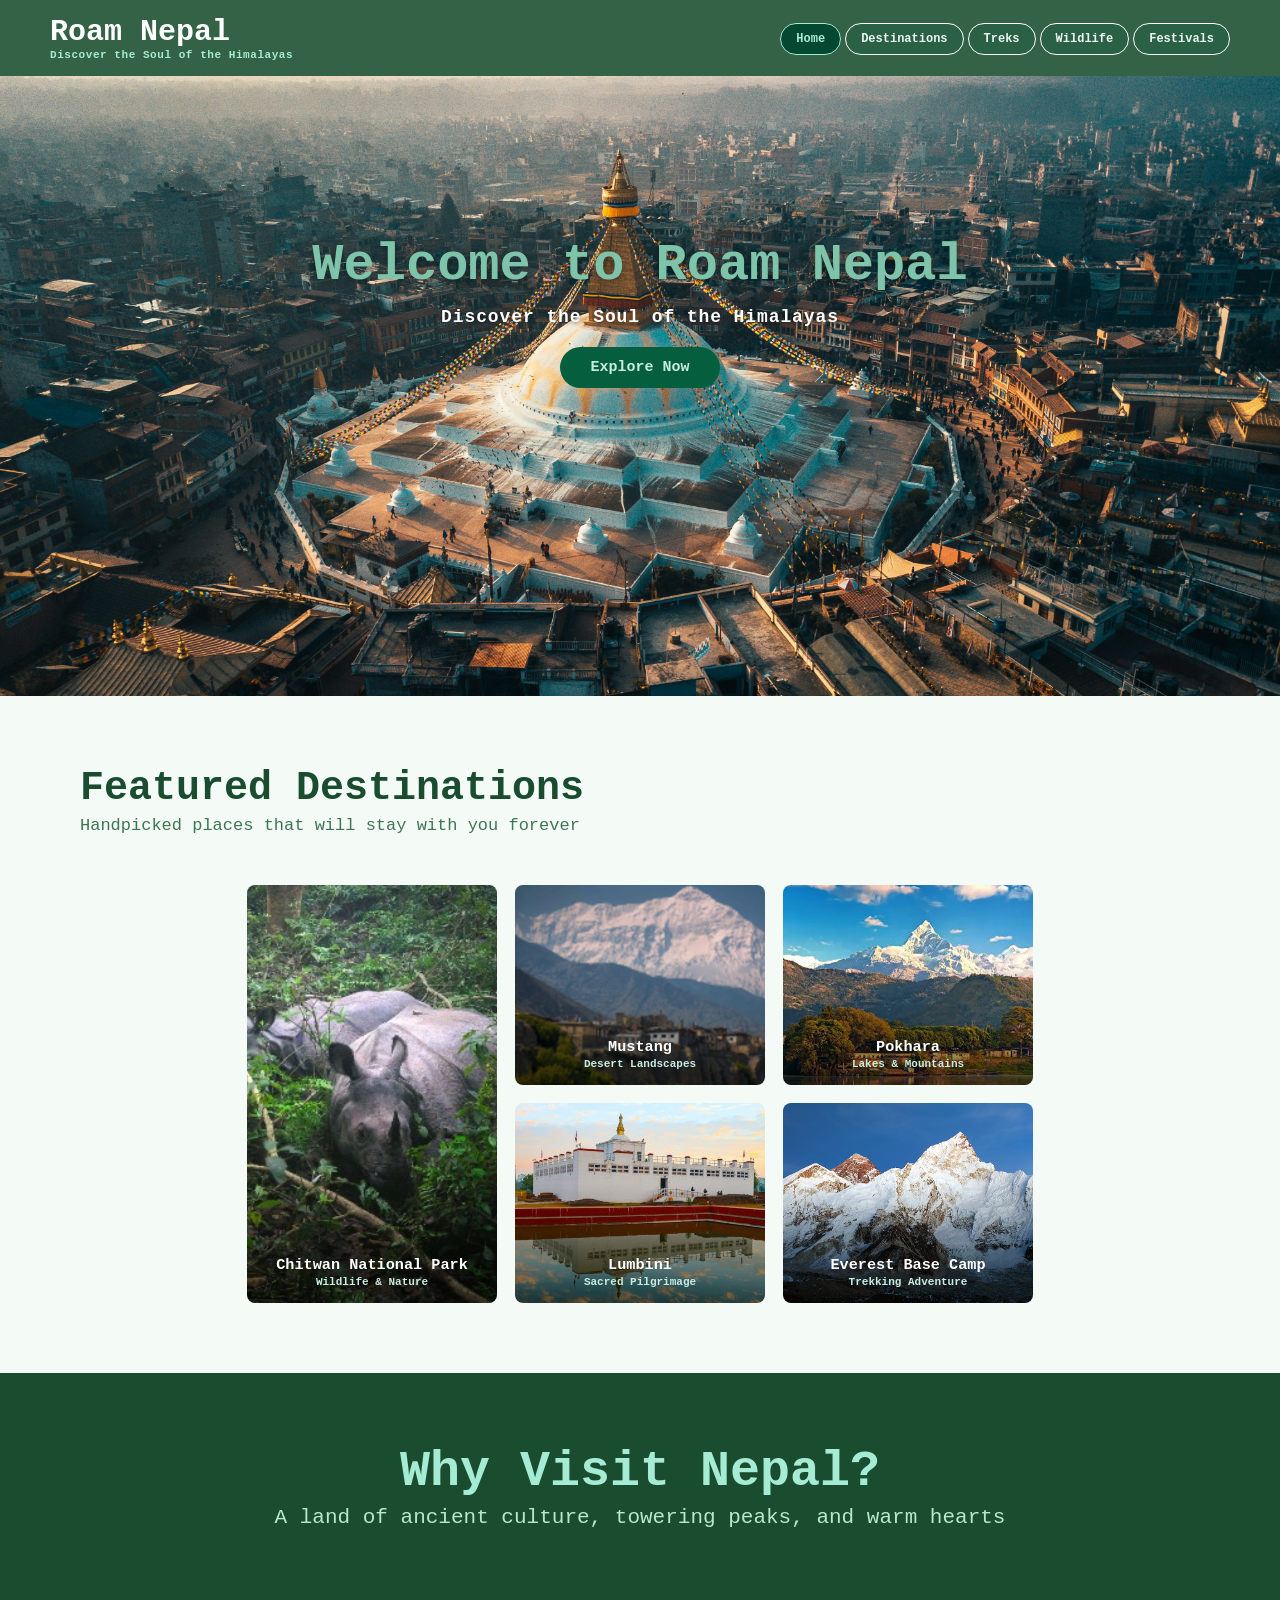
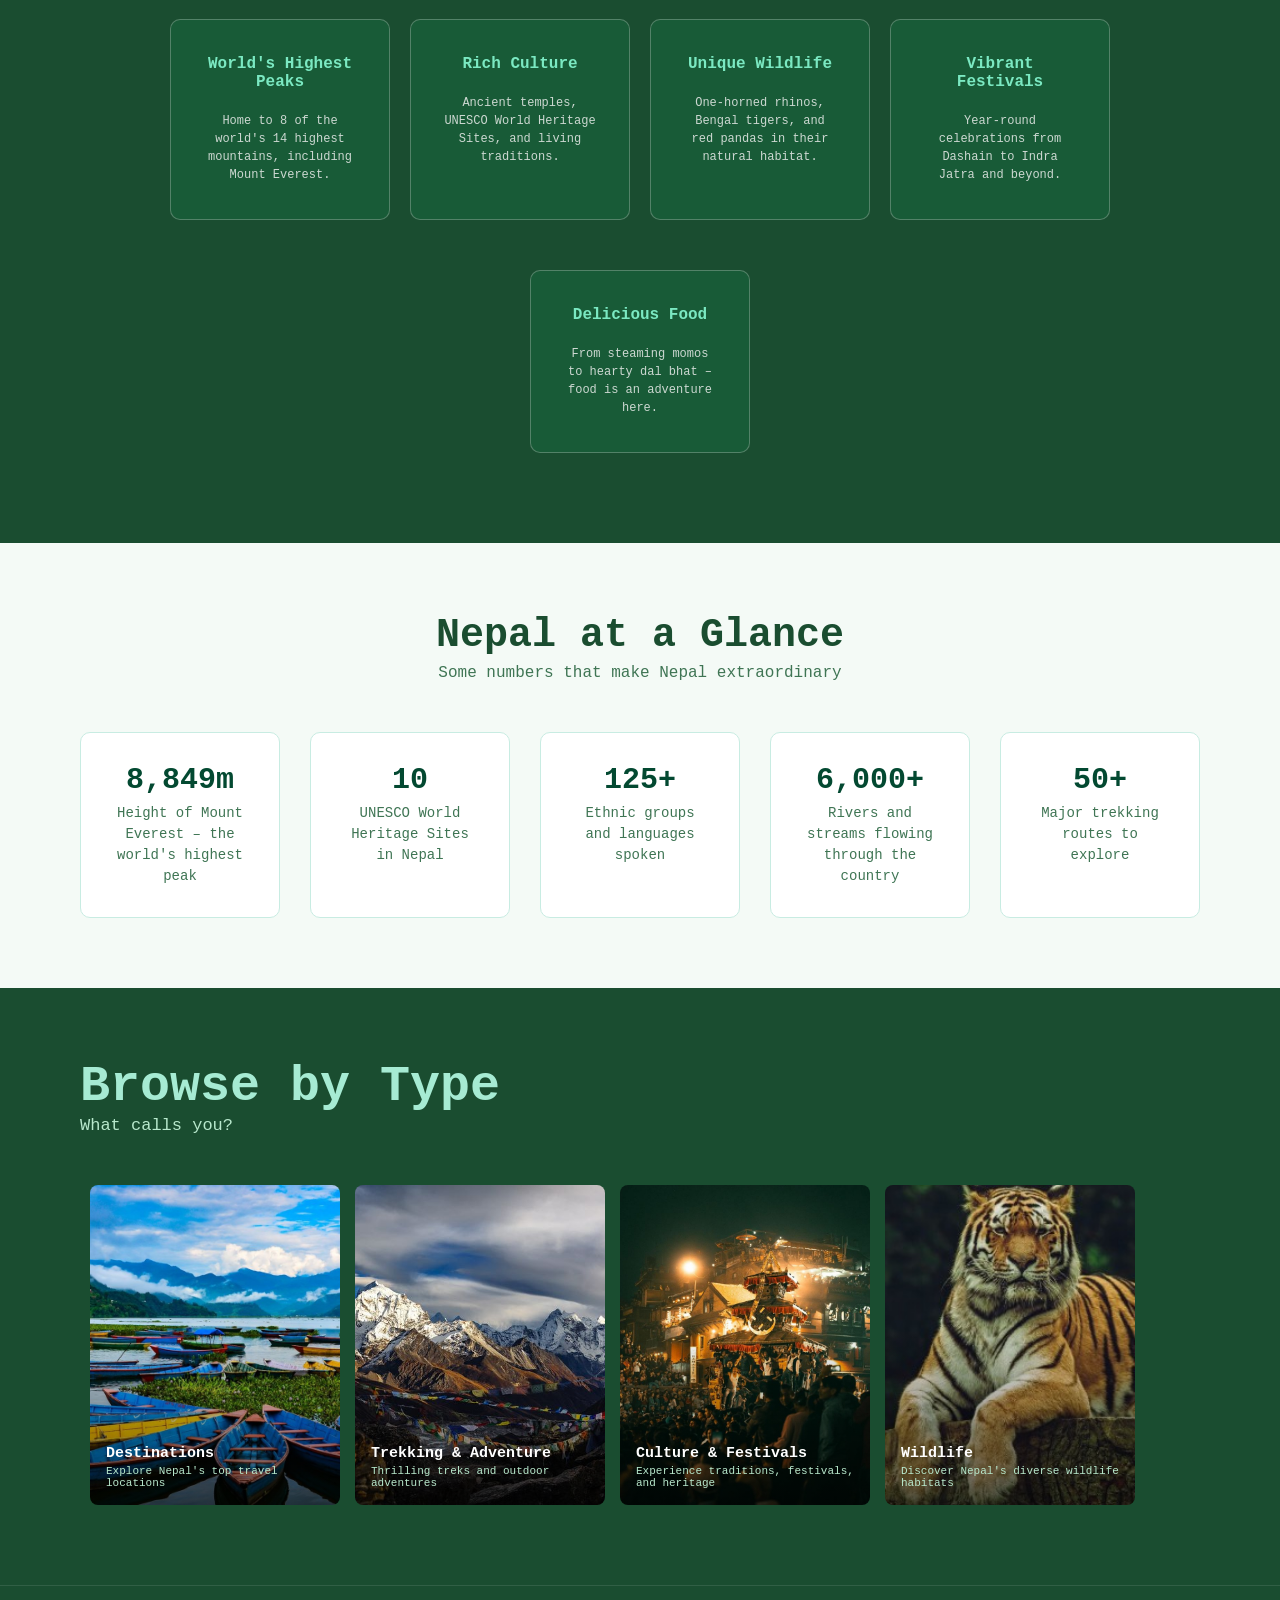
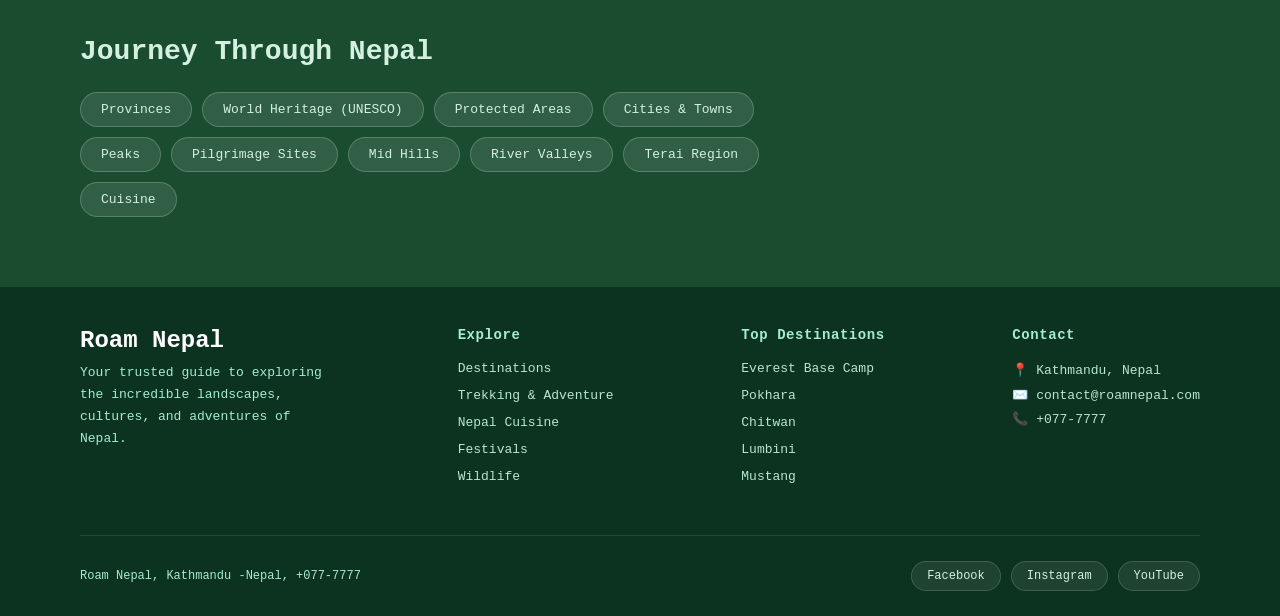
<file: index.html>
<!DOCTYPE html>
<html lang="en">

<head>
    <meta charset="UTF-8">
    <meta name="viewport" content="width=device-width, initial-scale=1.0">
    <title>Roam Nepal – Discover the Soul of the Himalayas</title>
    <link rel="stylesheet" href="style.css">
</head>

<body>

    <nav>
        <div class="nav_title">
            <h1 class="nav_title_name">Roam Nepal</h1>
            <p class="nav_title_description">Discover the Soul of the Himalayas</p>
        </div>
        <ul class="nav_links">
            <li><a href="index.html" class="active">Home</a></li>
            <li><a href="destinations.html">Destinations</a></li>
            <li><a href="treks.html">Treks</a></li>
            <li><a href="wildlife.html">Wildlife</a></li>
            <li><a href="festivals.html">Festivals</a></li>
        </ul>
    </nav>


    <section class="main_section">
        <div class="hero_section">
            <div class="hero_section_content">
                <h1 class="hero_section_title">Welcome to Roam Nepal</h1>
                <p class="hero_section_description">Discover the Soul of the Himalayas</p>
                <a href="destinations.html"><button class="explore_button">Explore Now</button></a>
            </div>
        </div>
    </section>


    <section class="featured_destinations_container">
        <div class="featured_destination_main_text">
            <h1>Featured Destinations</h1>
            <p>Handpicked places that will stay with you forever</p>
        </div>
        <div class="featured_destinations">
            <div class="featured_destinations_1">
                <div class="featured_destinations_text">
                    <h3>Chitwan National Park</h3>
                    <p>Wildlife & Nature</p>
                </div>
            </div>
            <div class="featured_destinations_2">
                <div class="featured_destinations_text">
                    <h3>Mustang</h3>
                    <p>Desert Landscapes</p>
                </div>
            </div>
            <div class="featured_destinations_3">
                <div class="featured_destinations_text">
                    <h3>Pokhara</h3>
                    <p>Lakes & Mountains</p>
                </div>
            </div>
            <div class="featured_destinations_4">
                <div class="featured_destinations_text">
                    <h3>Lumbini</h3>
                    <p>Sacred Pilgrimage</p>
                </div>
            </div>
            <div class="featured_destinations_5">
                <div class="featured_destinations_text">
                    <h3>Everest Base Camp</h3>
                    <p>Trekking Adventure</p>
                </div>
            </div>
        </div>
    </section>


    <section class="why_nepal_section">
        <h1>Why Visit Nepal?</h1>
        <p>A land of ancient culture, towering peaks, and warm hearts</p>
        <div class="why_cards">
            <div class="why_card">
                
                <h3>World's Highest Peaks</h3>
                <p>Home to 8 of the world's 14 highest mountains, including Mount Everest.</p>
            </div>
            <div class="why_card">
                
                <h3>Rich Culture</h3>
                <p>Ancient temples, UNESCO World Heritage Sites, and living traditions.</p>
            </div>
            <div class="why_card">
                
                <h3>Unique Wildlife</h3>
                <p>One-horned rhinos, Bengal tigers, and red pandas in their natural habitat.</p>
            </div>
            <div class="why_card">
                
                <h3>Vibrant Festivals</h3>
                <p>Year-round celebrations from Dashain to Indra Jatra and beyond.</p>
            </div>
            <div class="why_card">
                
                <h3>Delicious Food</h3>
                <p>From steaming momos to hearty dal bhat – food is an adventure here.</p>
            </div>
        </div>
    </section>

    <section class="nepal_facts_section">
        <h1>Nepal at a Glance</h1>
        <p>Some numbers that make Nepal extraordinary</p>
        <div class="facts_grid">
            <div class="fact_card">
                <div class="fact_number">8,849m</div>
                <div class="fact_label">Height of Mount Everest – the world's highest peak</div>
            </div>
            <div class="fact_card">
                <div class="fact_number">10</div>
                <div class="fact_label">UNESCO World Heritage Sites in Nepal</div>
            </div>
            <div class="fact_card">
                <div class="fact_number">125+</div>
                <div class="fact_label">Ethnic groups and languages spoken</div>
            </div>
            <div class="fact_card">
                <div class="fact_number">6,000+</div>
                <div class="fact_label">Rivers and streams flowing through the country</div>
            </div>
            <div class="fact_card">
                <div class="fact_number">50+</div>
                <div class="fact_label">Major trekking routes to explore</div>
            </div>
        </div>
    </section>


    <section class="explore_main_container">
        <div class="explore_main_text">
            <h1>Browse by Type</h1>
            <p>What calls you?</p>
        </div>
        <div class="categories">
            <a href="destinations.html" class="category_1">
                <div class="category_text">
                    <h3>Destinations</h3>
                    <p>Explore Nepal's top travel locations</p>
                </div>
            </a>
            <a href="treks.html" class="category_2">

                <div class="category_text">
                    <h3>Trekking & Adventure</h3>
                    <p>Thrilling treks and outdoor adventures</p>
                </div>


            </a>
            <a href="festivals.html" class="category_3">


                <div class="category_text">
                    <h3>Culture & Festivals</h3>
                    <p>Experience traditions, festivals, and heritage</p>
                </div>

            </a>
            <a href="wildlife.html" class="category_4">
                <div class="category_text">
                    <h3>Wildlife</h3>
                    <p>Discover Nepal's diverse wildlife habitats</p>
                </div>

            </a>
        </div>
    </section>


    <section class="journey_section">
        <h2>Journey Through Nepal</h2>
        <div class="journey_buttons">
            <button class="journey_btn">Provinces</button>
            <button class="journey_btn">World Heritage (UNESCO)</button>
            <button class="journey_btn">Protected Areas</button>
            <button class="journey_btn">Cities & Towns</button>
            <button class="journey_btn">Peaks</button>
            <button class="journey_btn">Pilgrimage Sites</button>
            <button class="journey_btn">Mid Hills</button>
            <button class="journey_btn">River Valleys</button>
            <button class="journey_btn">Terai Region</button>
            <button class="journey_btn" onclick="window.location.href='cuisine.html'">Cuisine</button>
        </div>
    </section>





    <footer>
        <div class="footer_top">
            <div class="footer_title">
                <h2>Roam Nepal</h2>
                <p>Your trusted guide to exploring the incredible landscapes, cultures, and adventures of Nepal.</p>
            </div>
            <div class="footer_col">
                <h4>Explore</h4>
                <ul>
                    <li><a href="destinations.html">Destinations</a></li>
                    <li><a href="treks.html">Trekking & Adventure</a></li>
                    <li><a href="cuisine.html">Nepal Cuisine</a></li>
                    <li><a href="festivals.html">Festivals</a></li>
                    <li><a href="wildlife.html">Wildlife</a></li>
                </ul>
            </div>
            <div class="footer_col">
                <h4>Top Destinations</h4>
                <ul>
                    <li><a href="#">Everest Base Camp</a></li>
                    <li><a href="#">Pokhara</a></li>
                    <li><a href="#">Chitwan</a></li>
                    <li><a href="#">Lumbini</a></li>
                    <li><a href="#">Mustang</a></li>
                </ul>
            </div>
            <div class="footer_col">
                <h4>Contact</h4>
                <p>📍 Kathmandu, Nepal<br>
                    ✉️ contact@roamnepal.com<br>
                    📞 +077-7777
                </p>
            </div>
        </div>
        <div class="footer_bottom">
            <p>Roam Nepal, Kathmandu -Nepal, +077-7777</p>
            <div class="footer_socials">
                <a href="#" class="social_btn">Facebook</a>
                <a href="#" class="social_btn">Instagram</a>
                <a href="#" class="social_btn">YouTube</a>
            </div>
        </div>
    </footer>

</body>

</html>
</file>
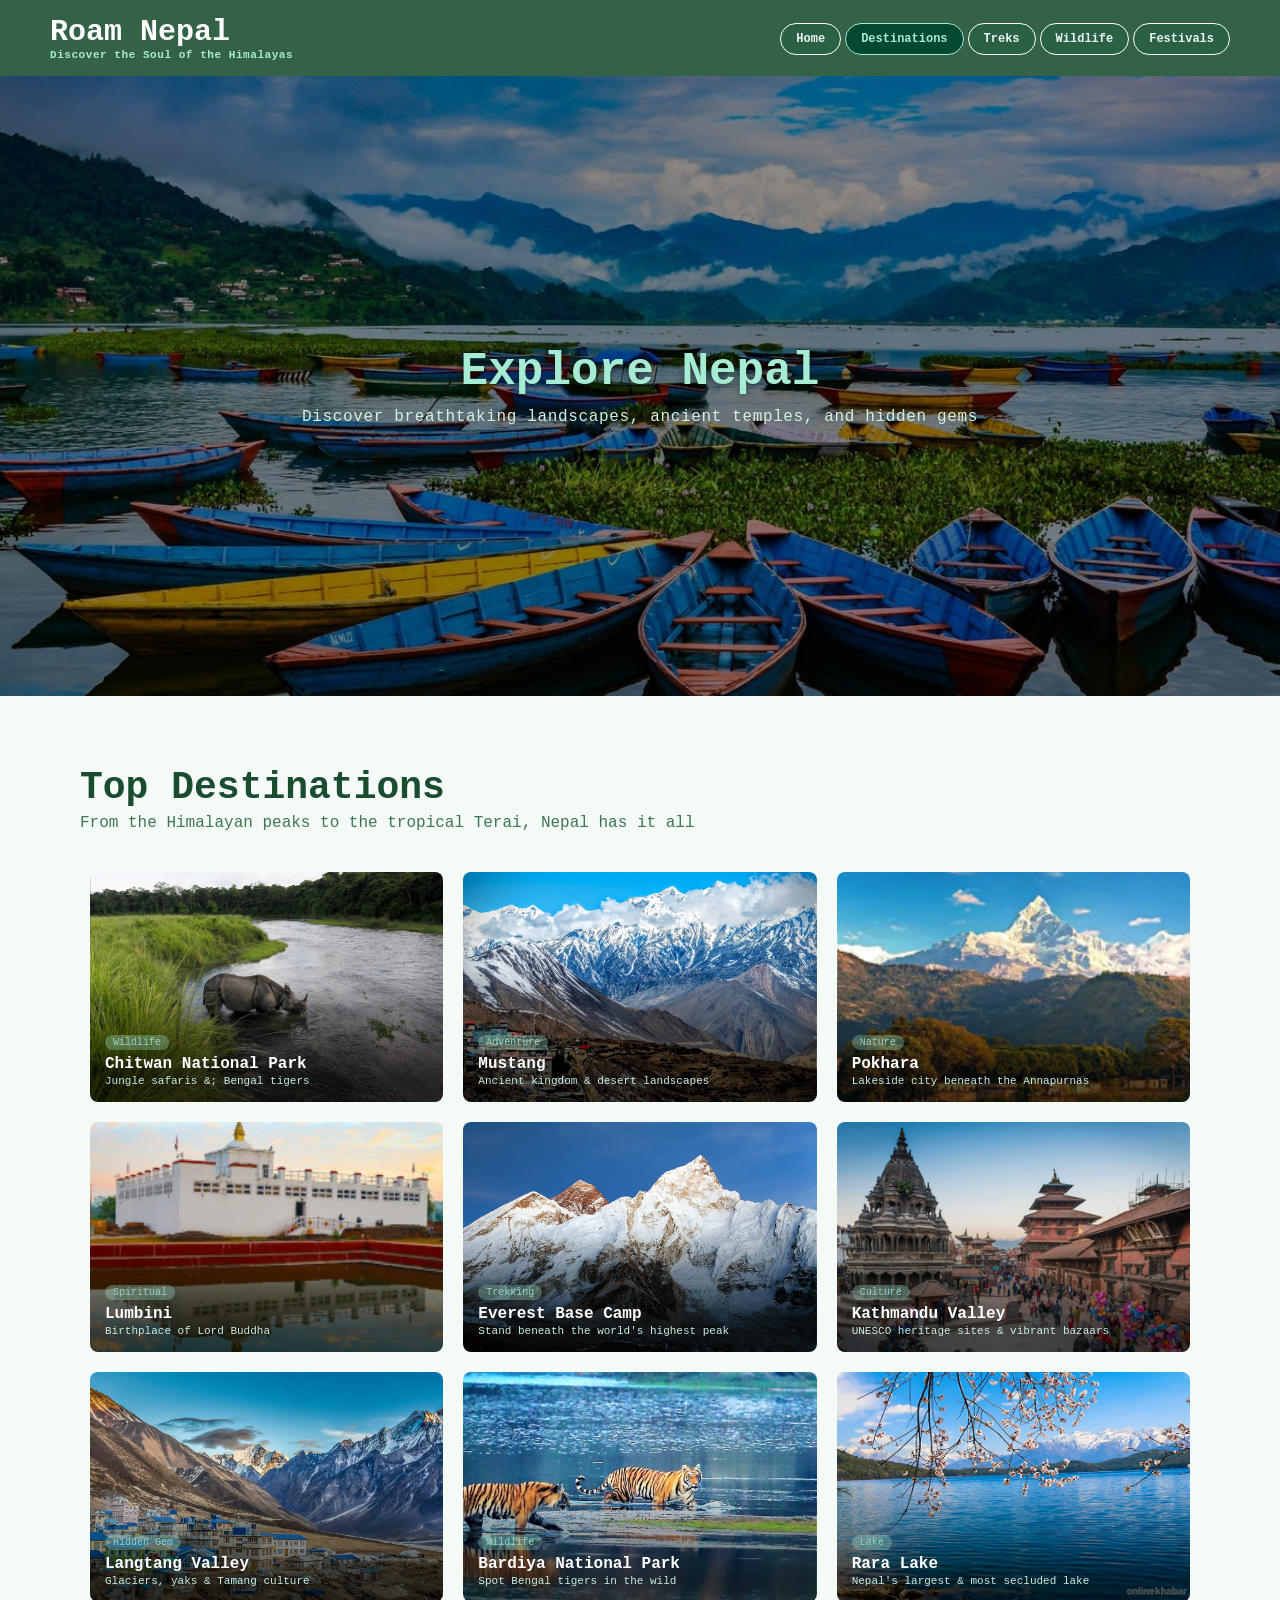
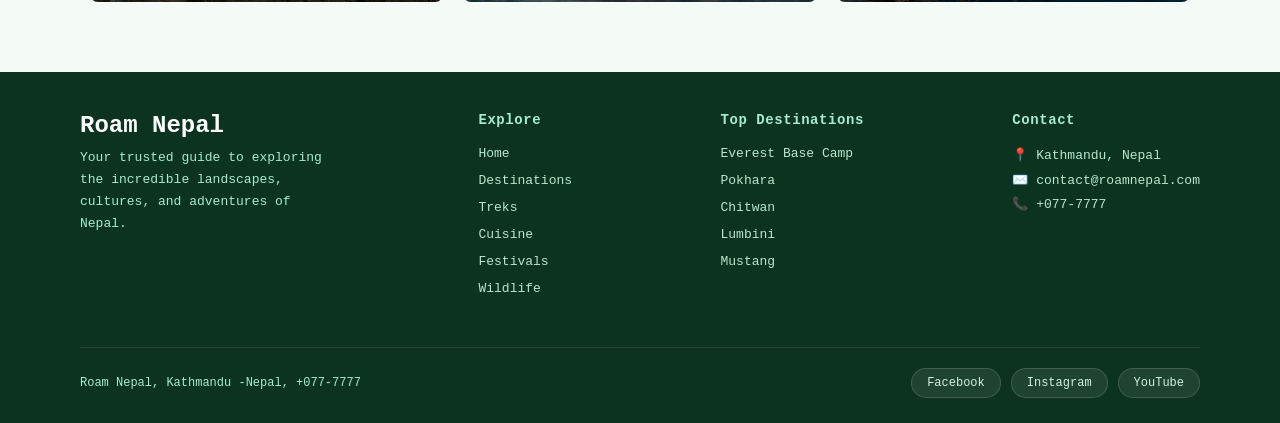
<file: destinations.html>
<!DOCTYPE html>
<html lang="en">

<head>
    <meta charset="UTF-8">
    <meta name="viewport" content="width=device-width, initial-scale=1.0">
    <title>Document</title>
    <link rel="stylesheet" href="css/destinations.css">
</head>

<body>
    <nav>
        <div class="nav_title">
            <h1 class="nav_title_name">Roam Nepal</h1>
            <p class="nav_title_description">Discover the Soul of the Himalayas</p>
        </div>
        <ul class="nav_links">
            <li><a href="index.html" >Home</a></li>
            <li><a href="destinations.html" class="active">Destinations</a></li>
            <li><a href="treks.html">Treks</a></li>
            <li><a href="wildlife.html">Wildlife</a></li>
            <li><a href="festivals.html">Festivals</a></li>
        </ul>
    </nav>
    <section class="page_hero page_hero_destinations" id="destinations">
        <h1>Explore Nepal</h1>
        <p>Discover breathtaking landscapes, ancient temples, and hidden gems</p>
    </section>


    <section class="destinations_section">
        <div class="section_heading">
            <h1>Top Destinations</h1>
            <p>From the Himalayan peaks to the tropical Terai, Nepal has it all</p>
        </div>
        <div class="destinations_grid">

            <div class="dest_card dest_card_bg_1">
                <div class="dest_card_info">
                    <span class="dest_tag">Wildlife</span>
                    <h3>Chitwan National Park</h3>
                    <p>Jungle safaris &; Bengal tigers</p>
                </div>
            </div>

            <div class="dest_card dest_card_bg_2">
                <div class="dest_card_info">
                    <span class="dest_tag">Adventure</span>
                    <h3> Mustang</h3>
                    <p>Ancient kingdom & desert landscapes</p>
                </div>
            </div>

            <div class="dest_card dest_card_bg_3">
                <div class="dest_card_info">
                    <span class="dest_tag">Nature</span>
                    <h3>Pokhara</h3>
                    <p>Lakeside city beneath the Annapurnas</p>
                </div>
            </div>

            <div class="dest_card dest_card_bg_4">
                <div class="dest_card_info">
                    <span class="dest_tag">Spiritual</span>
                    <h3>Lumbini</h3>
                    <p>Birthplace of Lord Buddha</p>
                </div>
            </div>

            <div class="dest_card dest_card_bg_5">
                <div class="dest_card_info">
                    <span class="dest_tag">Trekking</span>
                    <h3>Everest Base Camp</h3>
                    <p>Stand beneath the world's highest peak</p>
                </div>
            </div>

            <div class="dest_card dest_card_bg_6">
                <div class="dest_card_info">
                    <span class="dest_tag">Culture</span>
                    <h3>Kathmandu Valley</h3>
                    <p>UNESCO heritage sites & vibrant bazaars</p>
                </div>
            </div>

            <div class="dest_card dest_card_bg_7">
                <div class="dest_card_info">
                    <span class="dest_tag">Hidden Gem</span>
                    <h3>Langtang Valley</h3>
                    <p>Glaciers, yaks & Tamang culture</p>
                </div>
            </div>

            <div class="dest_card dest_card_bg_8">
                <div class="dest_card_info">
                    <span class="dest_tag">Wildlife</span>
                    <h3>Bardiya National Park</h3>
                    <p>Spot Bengal tigers in the wild</p>
                </div>
            </div>

            <div class="dest_card dest_card_bg_9">
                <div class="dest_card_info">
                    <span class="dest_tag">Lake</span>
                    <h3>Rara Lake</h3>
                    <p>Nepal's largest & most secluded lake</p>
                </div>
            </div>

        </div>
    </section>

    <footer>
        <div class="footer_top">
            <div class="footer_title">
                <h2>Roam Nepal</h2>
                <p>Your trusted guide to exploring the incredible landscapes, cultures, and adventures of Nepal.</p>
            </div>
            <div class="footer_col">
                <h4>Explore</h4>
                <ul>
                    <li><a href="index.html">Home</a></li>
                    <li><a href="destinations.html" class="active">Destinations</a></li>
                    <li><a href="treks.html">Treks</a></li>
                    <li><a href="cuisine.html">Cuisine</a></li>
                    <li><a href="festivals.html">Festivals</a></li>
                    <li><a href="wildlife.html">Wildlife</a></li>
                </ul>
            </div>
            <div class="footer_col">
                <h4>Top Destinations</h4>
                <ul>
                    <li><a href="#">Everest Base Camp</a></li>
                    <li><a href="#">Pokhara</a></li>
                    <li><a href="#">Chitwan</a></li>
                    <li><a href="#">Lumbini</a></li>
                    <li><a href="#">Mustang</a></li>
                </ul>
            </div>
            <div class="footer_col">
                <h4>Contact</h4>
                <p>📍 Kathmandu, Nepal<br>
                    ✉️ contact@roamnepal.com<br>
                    📞 +077-7777
                </p>
            </div>
        </div>
        <div class="footer_bottom">
            <p>Roam Nepal, Kathmandu -Nepal, +077-7777</p>
            <div class="footer_socials">
                <a href="#" class="social_btn">Facebook</a>
                <a href="#" class="social_btn">Instagram</a>
                <a href="#" class="social_btn">YouTube</a>
            </div>
        </div>
    </footer>
</body>

</html>
</file>
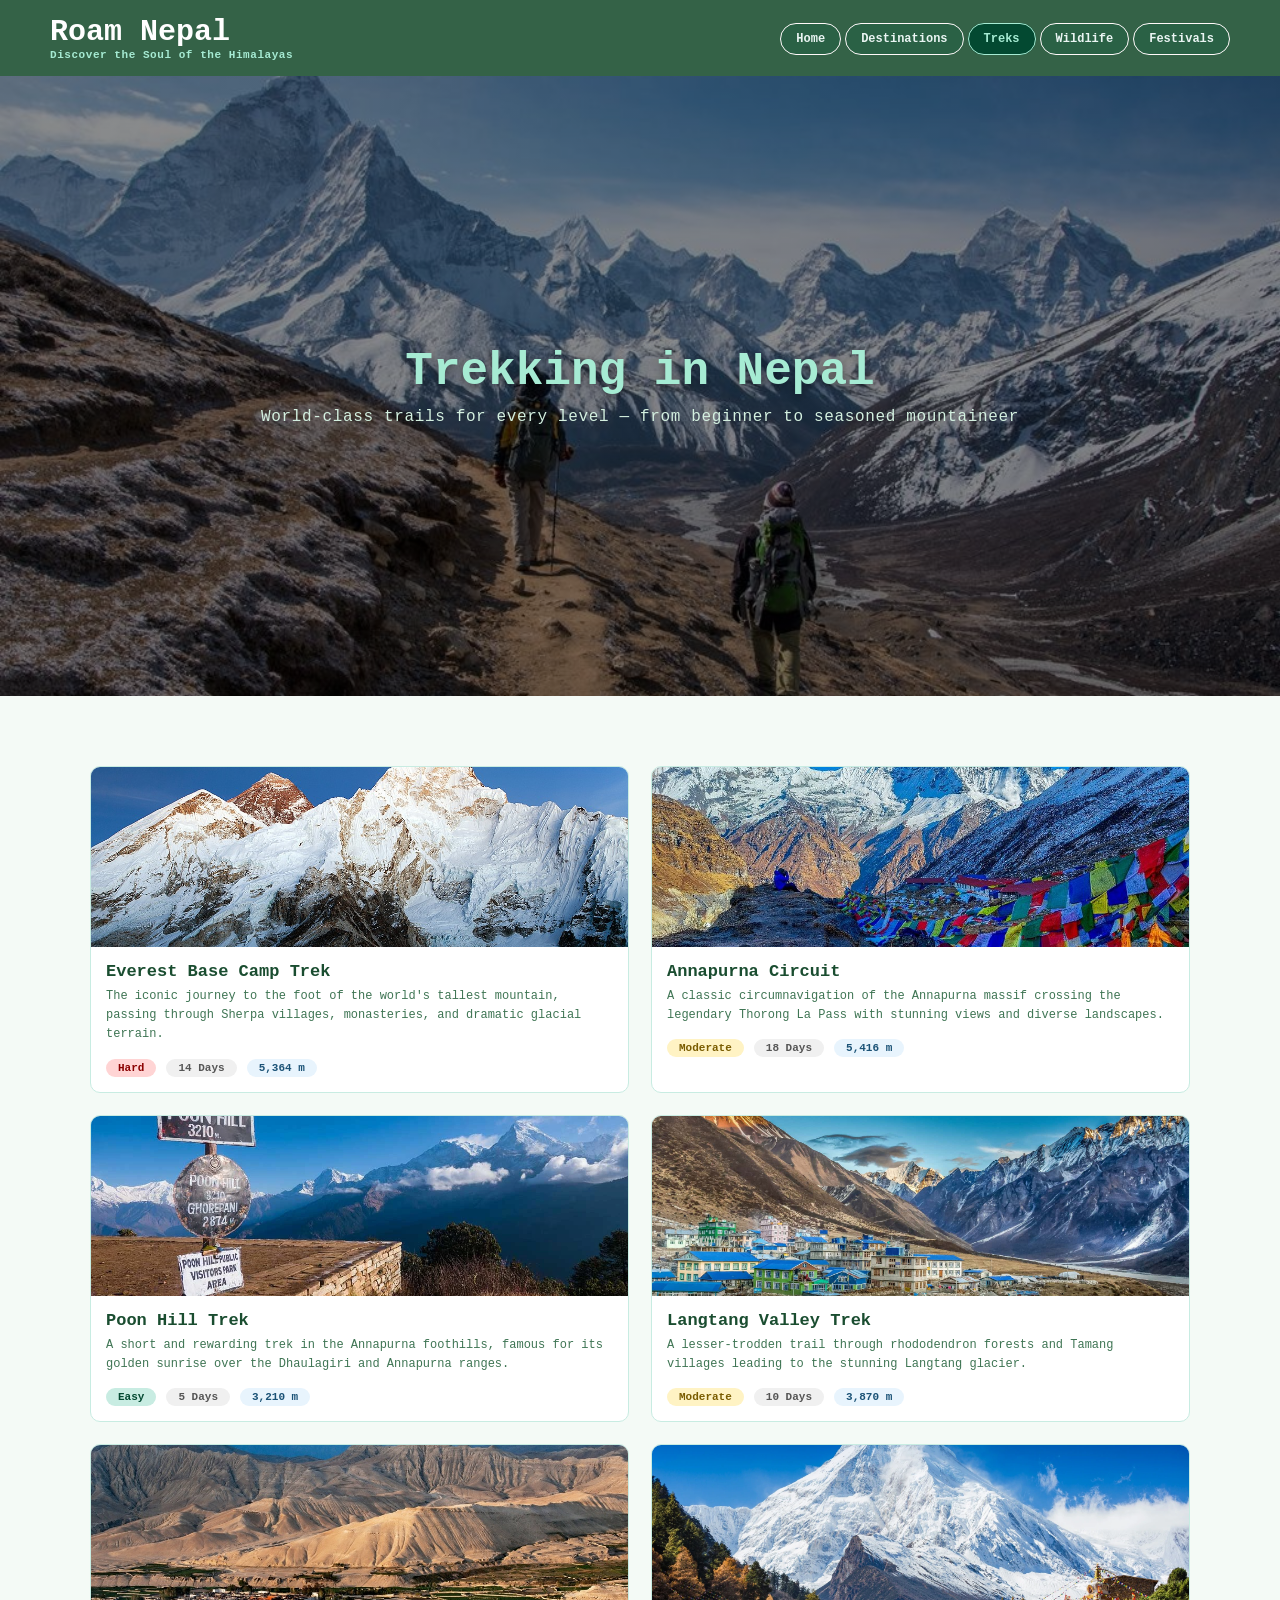
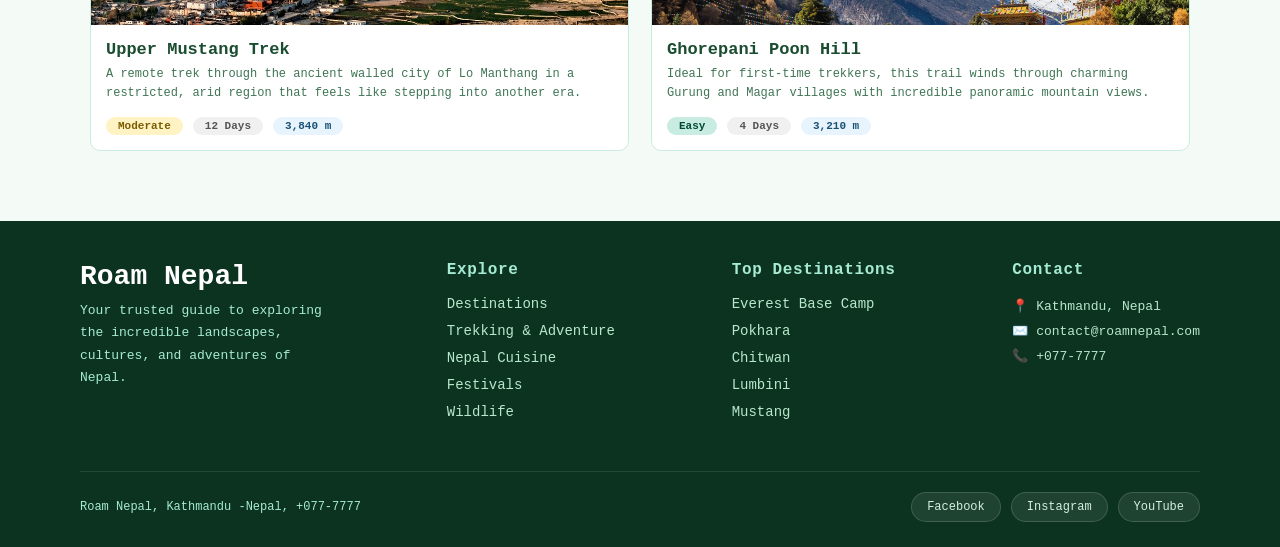
<file: treks.html>
<!DOCTYPE html>
<html lang="en">
<head>
    <meta charset="UTF-8">
    <meta name="viewport" content="width=device-width, initial-scale=1.0">
    <title>Document</title>
    <link rel="stylesheet" href="css/Trek.css">
</head>
<body>
     <nav>
        <div class="nav_title">
            <h1 class="nav_title_name">Roam Nepal</h1>
            <p class="nav_title_description">Discover the Soul of the Himalayas</p>
        </div>
        <ul class="nav_links">
            <li><a href="index.html" >Home</a></li>
            <li><a href="destinations.html">Destinations</a></li>
            <li><a href="treks.html" class="active" >Treks</a></li>
            <li><a href="wildlife.html">Wildlife</a></li>
            <li><a href="festivals.html">Festivals</a></li>
        </ul>
    </nav>


    <section class="page_hero page_hero_treks" id="treks">
        <h1>Trekking in Nepal</h1>
        <p>World-class trails for every level — from beginner to seasoned mountaineer</p>
    </section>
 
    
    <section class="treks_section">
        <div class="treks_grid">
 
            <div class="trek_card">
                <div class="trek_card_image trek_img_1"></div>
                <div class="trek_card_body">
                    <h3>Everest Base Camp Trek</h3>
                    <p>The iconic journey to the foot of the world's tallest mountain, passing through Sherpa villages, monasteries, and dramatic glacial terrain.</p>
                    <div class="trek_info">
                        <span class="trek_badge badge_hard">Hard</span>
                        <span class="trek_badge badge_days">14 Days</span>
                        <span class="trek_badge badge_altitude">5,364 m</span>
                    </div>
                </div>
            </div>
 
            <div class="trek_card">
                <div class="trek_card_image trek_img_2"></div>
                <div class="trek_card_body">
                    <h3>Annapurna Circuit</h3>
                    <p>A classic circumnavigation of the Annapurna massif crossing the legendary Thorong La Pass with stunning views and diverse landscapes.</p>
                    <div class="trek_info">
                        <span class="trek_badge badge_moderate">Moderate</span>
                        <span class="trek_badge badge_days">18 Days</span>
                        <span class="trek_badge badge_altitude">5,416 m</span>
                    </div>
                </div>
            </div>
 
            <div class="trek_card">
                <div class="trek_card_image trek_img_3"></div>
                <div class="trek_card_body">
                    <h3>Poon Hill Trek</h3>
                    <p>A short and rewarding trek in the Annapurna foothills, famous for its golden sunrise over the Dhaulagiri and Annapurna ranges.</p>
                    <div class="trek_info">
                        <span class="trek_badge badge_easy">Easy</span>
                        <span class="trek_badge badge_days">5 Days</span>
                        <span class="trek_badge badge_altitude">3,210 m</span>
                    </div>
                </div>
            </div>
 
            <div class="trek_card">
                <div class="trek_card_image trek_img_4"></div>
                <div class="trek_card_body">
                    <h3>Langtang Valley Trek</h3>
                    <p>A lesser-trodden trail through rhododendron forests and Tamang villages leading to the stunning Langtang glacier.</p>
                    <div class="trek_info">
                        <span class="trek_badge badge_moderate">Moderate</span>
                        <span class="trek_badge badge_days">10 Days</span>
                        <span class="trek_badge badge_altitude">3,870 m</span>
                    </div>
                </div>
            </div>
 
            <div class="trek_card">
                <div class="trek_card_image trek_img_5"></div>
                <div class="trek_card_body">
                    <h3>Upper Mustang Trek</h3>
                    <p>A remote trek through the ancient walled city of Lo Manthang in a restricted, arid region that feels like stepping into another era.</p>
                    <div class="trek_info">
                        <span class="trek_badge badge_moderate">Moderate</span>
                        <span class="trek_badge badge_days">12 Days</span>
                        <span class="trek_badge badge_altitude">3,840 m</span>
                    </div>
                </div>
            </div>
 
            <div class="trek_card">
                <div class="trek_card_image trek_img_6"></div>
                <div class="trek_card_body">
                    <h3>Ghorepani Poon Hill</h3>
                    <p>Ideal for first-time trekkers, this trail winds through charming Gurung and Magar villages with incredible panoramic mountain views.</p>
                    <div class="trek_info">
                        <span class="trek_badge badge_easy">Easy</span>
                        <span class="trek_badge badge_days">4 Days</span>
                        <span class="trek_badge badge_altitude">3,210 m</span>
                    </div>
                </div>
            </div>
 
        </div>
    </section>




    
      <footer>
        <div class="footer_top">
            <div class="footer_title">
                <h2>Roam Nepal</h2>
                <p>Your trusted guide to exploring the incredible landscapes, cultures, and adventures of Nepal.</p>
            </div>
            <div class="footer_col">
                <h4>Explore</h4>
                <ul>
                    <li><a href="destinations.html">Destinations</a></li>
                    <li><a href="treks.html">Trekking & Adventure</a></li>
                    <li><a href="cuisine.html">Nepal Cuisine</a></li>
                    <li><a href="festivals.html">Festivals</a></li>
                    <li><a href="wildlife.html">Wildlife</a></li>
                </ul>
            </div>
            <div class="footer_col">
                <h4>Top Destinations</h4>
                <ul>
                    <li><a href="#">Everest Base Camp</a></li>
                    <li><a href="#">Pokhara</a></li>
                    <li><a href="#">Chitwan</a></li>
                    <li><a href="#">Lumbini</a></li>
                    <li><a href="#">Mustang</a></li>
                </ul>
            </div>
            <div class="footer_col">
                <h4>Contact</h4>
                <p>📍 Kathmandu, Nepal<br>
                   ✉️  contact@roamnepal.com<br>
                   📞 +077-7777
                   </p>
            </div>
        </div>
        <div class="footer_bottom">
            <p>Roam Nepal, Kathmandu -Nepal, +077-7777</p>
            <div class="footer_socials">
                <a href="#" class="social_btn">Facebook</a>
                <a href="#" class="social_btn">Instagram</a>
                <a href="#" class="social_btn">YouTube</a>
            </div>
        </div>
    </footer>
</body>
</html>
</file>
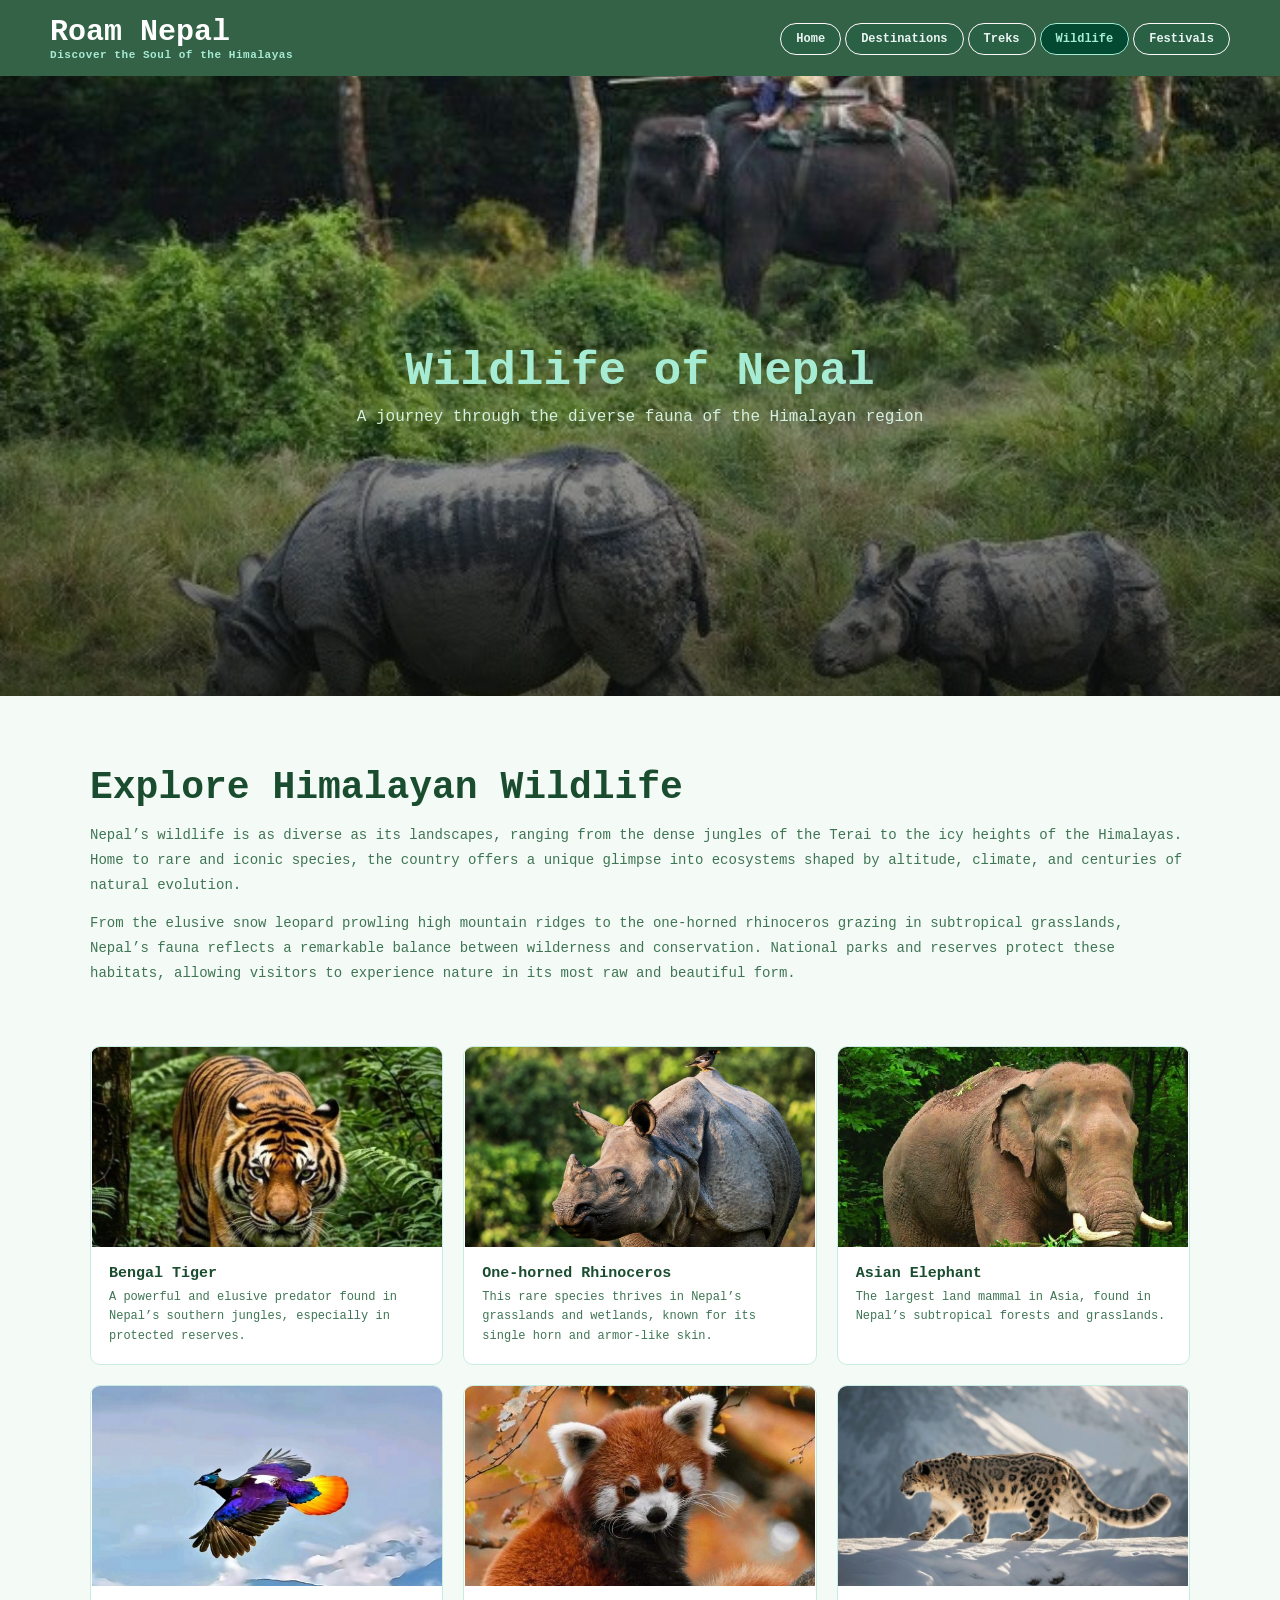
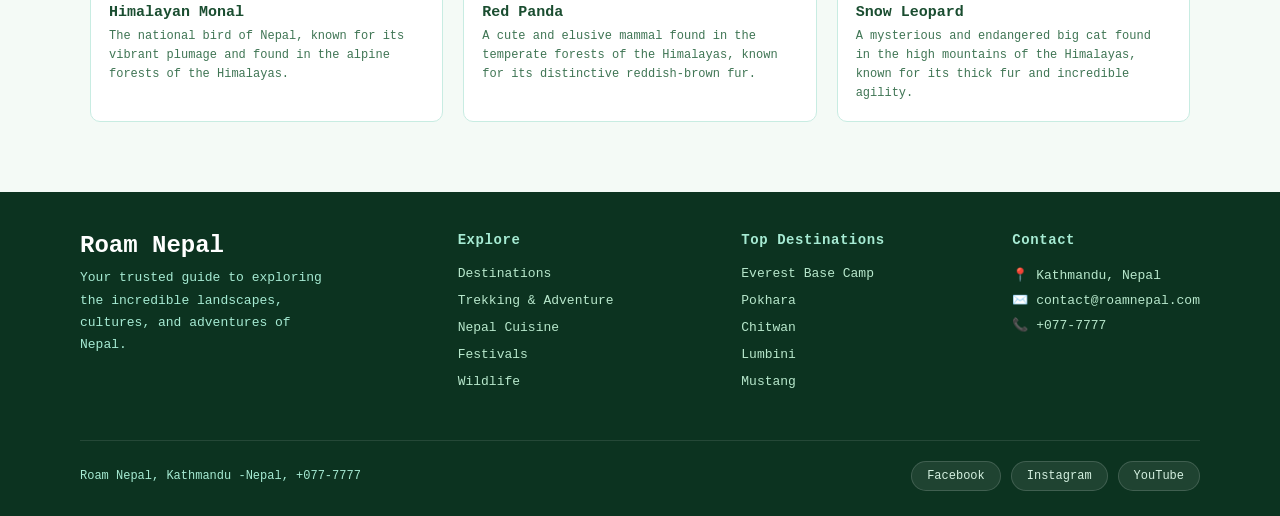
<file: wildlife.html>
<!DOCTYPE html>
<html lang="en">

<head>
    <meta charset="UTF-8">
    <meta name="viewport" content="width=device-width, initial-scale=1.0">
    <title>Document</title>
    <link rel="stylesheet" href="css/wildlife.css">
</head>

<body>
    <nav>
        <div class="nav_title">
            <h1 class="nav_title_name">Roam Nepal</h1>
            <p class="nav_title_description">Discover the Soul of the Himalayas</p>
        </div>
        <ul class="nav_links">
            <li><a href="index.html">Home</a></li>
            <li><a href="destinations.html">Destinations</a></li>
            <li><a href="treks.html">Treks</a></li>
            <li><a href="wildlife.html" class="active">Wildlife</a></li>
            <li><a href="festivals.html">Festivals</a></li>
        </ul>
    </nav>

    <section class="page_hero page_hero_wildlife" id="wildlife">
        <h1>Wildlife of Nepal</h1>
        <p>A journey through the diverse fauna of the Himalayan region</p>
    </section>


    <section class="wildlife_section">
        <div class="wildlife_intro">
            <div class="wildlife_intro_text">
                <h1>Explore Himalayan Wildlife</h1>
                <p>
                    Nepal’s wildlife is as diverse as its landscapes, ranging from the dense jungles of the Terai
                    to the icy heights of the Himalayas. Home to rare and iconic species, the country offers a
                    unique glimpse into ecosystems shaped by altitude, climate, and centuries of natural evolution.
                </p>
                <p style="margin-top:12px;">
                    From the elusive snow leopard prowling high mountain ridges to the one-horned rhinoceros
                    grazing in subtropical grasslands, Nepal’s fauna reflects a remarkable balance between
                    wilderness and conservation. National parks and reserves protect these habitats, allowing
                    visitors to experience nature in its most raw and beautiful form.
                </p>
            </div>
        </div>

        <div class="wildlife_grid">

            <div class="wildlife_card">
                <div class="wildlife_card_image">
                    <img src="images/wildlife/Royalbengaltiger.jpg" class="wildlife_card_image_" alt="bengal tiger">
                </div>
                <div class="wildlife_card_body">
                    <h3>Bengal Tiger</h3>
                    <p>A powerful and elusive predator found in Nepal’s southern jungles, especially in protected reserves.</p>

                </div>
            </div>

            <div class="wildlife_card">
                <div class="wildlife_card_image">
                    <img src="images/wildlife/Onehornedrhino.jpg" class="wildlife_card_image_" alt="one-horned rhinoceros">
                </div>
                <div class="wildlife_card_body">
                    <h3>One-horned Rhinoceros</h3>
                    <p>This rare species thrives in Nepal’s grasslands and wetlands, known for its single horn and armor-like skin.</p>

                </div>
            </div>

            <div class="wildlife_card">
                <div class="wildlife_card_image">
                    <img src="images/wildlife/asianelephant.jpg" class="wildlife_card_image_" alt="asian elephant">
                </div>
                <div class="wildlife_card_body">
                    <h3>Asian Elephant</h3>
                    <p>The largest land mammal in Asia, found in Nepal’s subtropical forests and grasslands.</p>

                </div>
            </div>

            <div class="wildlife_card">
                <div class="wildlife_card_image">
                    <img src="images/wildlife/himalayanmonal.jpg" class="wildlife_card_image_" alt="himalayan monal">
                </div>
                <div class="wildlife_card_body">
                    <h3>Himalayan Monal</h3>
                    <p>The national bird of Nepal, known for its vibrant plumage and found in the alpine forests of the Himalayas.</p>

                </div>
            </div>

            <div class="wildlife_card">
                <div class="wildlife_card_image">
                    <img src="images/wildlife/redpanda.jpg" class="wildlife_card_image_" alt="red panda">
                </div>
                <div class="wildlife_card_body">
                    <h3>Red Panda</h3>
                    <p>A cute and elusive mammal found in the temperate forests of the Himalayas, known for its distinctive reddish-brown fur.</p>

                </div>
            </div>

            <div class="wildlife_card">
                <div class="wildlife_card_image">
                    <img src="images/wildlife/snowleopard.jpg" class="wildlife_card_image_" alt="snow leopard">
                </div>
                <div class="wildlife_card_body">
                    <h3>Snow Leopard</h3>
                    <p>A mysterious and endangered big cat found in the high mountains of the Himalayas, known for its thick fur and incredible agility.</p>

                </div>
            </div>

        </div>
    </section>





    <footer>
        <div class="footer_top">
            <div class="footer_title">
                <h2>Roam Nepal</h2>
                <p>Your trusted guide to exploring the incredible landscapes, cultures, and adventures of Nepal.</p>
            </div>
            <div class="footer_col">
                <h4>Explore</h4>
                <ul>
                    <li><a href="destinations.html">Destinations</a></li>
                    <li><a href="treks.html">Trekking & Adventure</a></li>
                    <li><a href="cuisine.html">Nepal Cuisine</a></li>
                    <li><a href="festivals.html">Festivals</a></li>
                    <li><a href="wildlife.html">Wildlife</a></li>
                </ul>
            </div>
            <div class="footer_col">
                <h4>Top Destinations</h4>
                <ul>
                    <li><a href="#">Everest Base Camp</a></li>
                    <li><a href="#">Pokhara</a></li>
                    <li><a href="#">Chitwan</a></li>
                    <li><a href="#">Lumbini</a></li>
                    <li><a href="#">Mustang</a></li>
                </ul>
            </div>
            <div class="footer_col">
                <h4>Contact</h4>
                <p>📍 Kathmandu, Nepal<br>
                    ✉️ contact@roamnepal.com<br>
                    📞 +077-7777
                </p>
            </div>
        </div>
        <div class="footer_bottom">
            <p>Roam Nepal, Kathmandu -Nepal, +077-7777</p>
            <div class="footer_socials">
                <a href="#" class="social_btn">Facebook</a>
                <a href="#" class="social_btn">Instagram</a>
                <a href="#" class="social_btn">YouTube</a>
            </div>
        </div>
    </footer>
</body>

</html>
</file>
<file: style.css>
* {
    margin: 0;
    padding: 0;
    box-sizing: border-box;
}

body {
    font-family: 'Courier New', Courier, monospace;
    background-color: #f4faf6;
}


nav {
    display: flex;
    justify-content: space-between;
    align-items: center;
    padding: 15px 50px;
    background-color: rgba(18, 71, 41, 0.85);
    position: sticky;
    top: 0;
    z-index: 100;
}

@media (max-width: 1020px) {
    nav {
        display: flex;
        flex-direction: row;
        gap: 10px;
        padding: 15px 30px;
    }
}

@media (max-width: 724px) {
    nav {
        display: flex;
        flex-direction: row;
        gap: 10px;
        padding: 15px 20px;
        flex-wrap: wrap;
    }

}

.nav_title_name {
    display: flex;
    flex-direction: column;
    gap: 1px;
}


.nav_title_name {
    font-size: 30px;
    color: #ffffff;
}

.nav_title_description {
    font-weight: 700;
    font-size: 11px;
    color: #a6ebd3;
    letter-spacing: 0.05em;
}

.nav_links {
    display: flex;
    gap: 4px;
    list-style: none;
}

.nav_links a {
    font-weight: bold;
    padding: 8px 15px;
    background-color: #055f4033;
    color: #eaf5f3;
    text-decoration: none;
    border: 0.1px solid rgb(255, 249, 249);
    border-radius: 20px;
    transition: 0.5s;
    font-size: 12px;
}

@media (max-width: 1020px) {
    .nav_links a {
        display: flex;
        flex-direction: column;
        font-size: 12px;
        padding: 7px 12px;

    }
}

@media (max-width: 724px) {
    .nav_links a {
        display: flex;
        flex-direction: column;
        padding: 7px 12px;
        font-size: 9px;

    }
}

.nav_links a:hover {
    color: #ffffff;
    background-color: #034931;
    border-color: #034931;
}

.nav_links a.active {
    background-color: #034931;
    border-color: #a6ebd3;
    color: #a6ebd3;
}



.main_section {
    background-image: url(images/raimond-klavins-KKm1ua7MSf0-unsplash.jpg);
    background-size: cover;
    background-position: center;
    height: 620px;
}

.hero_section {
    display: flex;
    flex-direction: column;
    align-items: center;
    justify-content: center;
    padding: 160px 60px 40px;
    max-width: 1200px;
    margin: auto;
}

.hero_section_content {
    display: flex;
    flex-direction: column;
    align-items: center;
    gap: 12px;
}

.hero_section_title {
    font-size: 52px;
    color: #7dc4ab;
    text-align: center;
    font-weight: 900;
    text-shadow: 0 2px 8px rgba(0, 0, 0, 0.4);
}

.hero_section_description {
    font-size: 18px;
    font-weight: bold;
    color: #ffffff;
    text-align: center;
    letter-spacing: 0.05em;
    text-shadow: 0 1px 4px rgba(0, 0, 0, 0.5);
}

.explore_button {
    padding: 12px 30px;
    background-color: #055f3f;
    color: #c8ece2;
    border: none;
    border-radius: 35px;
    cursor: pointer;
    transition: 0.5s;
    font-size: 15px;
    font-weight: 700;
    margin-top: 8px;
    font-family: 'Courier New', Courier, monospace;
}

.explore_button:hover {
    transform: translateY(-3px);
    color: #ffffff;
    background-color: #033c28;
}


.featured_destinations_container {
    padding: 70px 80px;
    background-color: #f4faf6;
}

@media (max-width: 1020px) {
    .featured_destinations_container {
        padding: 70px 30px;


    }
}

@media (max-width: 724px) {
    .featured_destinations_container {
        padding: 70px 30px;


    }
}

.featured_destination_main_text {
    margin-bottom: 50px;
}

.featured_destination_main_text h1 {
    font-weight: 900;
    color: #1a4d30;
    font-size: 40px;
}

.featured_destination_main_text p {
    font-size: 17px;
    color: #3f7554;
    margin-top: 5px;
}

.featured_destinations {
    display: grid;
    grid-template-rows: repeat(2, 200px);
    grid-template-columns: repeat(3, 250px);
    gap: 18px;
    max-width: 1100px;
    margin: auto;
    justify-content: center;
}

@media (max-width: 1020px) {
    .featured_destinations {
        display: grid;
        grid-template-rows: repeat(3, 200px);
        grid-template-columns: repeat(2, 250px);
        gap: 18px;
        max-width: 1100px;
        margin: auto;
        justify-content: center;
    }
}

@media (max-width: 724px) {
    .featured_destinations {
        display: grid;
        grid-template-rows: repeat(5, 200px);
        grid-template-columns: repeat(1, 250px);
        gap: 18px;
        max-width: 1100px;
        margin: auto;
        justify-content: center;
    }

   
}

.featured_destinations_1 {
    grid-row: 1 / 3;
    grid-column: 1 / 2;
}


.featured_destinations_2 {
    grid-row: 1 / 2;
    grid-column: 2 / 3;
}


.featured_destinations_3 {
    grid-row: 1 / 2;
    grid-column: 3 / 4;
}

.featured_destinations_4 {
    grid-row: 2 / 3;
    grid-column: 2 / 3;
}

.featured_destinations_5 {
    grid-row: 2 / 3;
    grid-column: 3 / 4;
}

.featured_destinations_1,
.featured_destinations_2,
.featured_destinations_3,
.featured_destinations_4,
.featured_destinations_5 {
    position: relative;
    background-size: cover;
    background-position: center;
    background-repeat: no-repeat;
    border-radius: 8px;
    cursor: pointer;
    overflow: hidden;
}

.featured_destinations_1 {
    background-image: linear-gradient(to top, rgba(0, 0, 0, 0.55) 0%, transparent 50%),
        url(images/chitwannationalpark.jpg);
}

.featured_destinations_2 {
    background-image: linear-gradient(to top, rgba(0, 0, 0, 0.55) 0%, transparent 60%),
        url(images/mustang.webp);
}

.featured_destinations_3 {
    background-image: linear-gradient(to top, rgba(0, 0, 0, 0.55) 0%, transparent 60%),
        url(images/pokhara.jpg);
}

.featured_destinations_4 {
    background-image: linear-gradient(to top, rgba(0, 0, 0, 0.55) 0%, transparent 60%),
        url(images/Lumbini.jpg);
}

.featured_destinations_5 {
    background-image: linear-gradient(to top, rgba(0, 0, 0, 0.55) 0%, transparent 60%),
        url(images/everest.jpg);
}

.featured_destinations_1:hover,
.featured_destinations_2:hover,
.featured_destinations_3:hover,
.featured_destinations_4:hover,
.featured_destinations_5:hover {
    transform: translateY(-4px);
    transition: 0.3s;
}

.featured_destinations_text {
    position: absolute;
    width: 100%;
    text-align: center;
    bottom: 15px;
    color: #ffffff;
    font-weight: bold;
    font-size: 13px;
}

.featured_destinations_text p {
    color: #c8ece2;
    font-size: 11px;
    margin-top: 2px;
}




.why_nepal_section {
    background-color: #1a4d30;
    padding: 70px 80px;
    height: 100%;
    text-align: center;
}

.why_nepal_section h1 {
    color: #a6ebd3;
    font-size: 50px;
    font-weight: 900;
    margin-bottom: 6px;
}

.why_nepal_section>p {
    color: #b8e8cc;
    font-size: 21px;
    margin-bottom: 80px;


}

.why_cards {
    display: flex;
    gap: 20px;
    flex-wrap: wrap;
    justify-content: center;

}

.why_card {
    background-color: rgba(24, 114, 66, 0.407);
    border: 1px solid rgba(226, 221, 221, 0.296);
    border-radius: 10px;
    padding: 35px 30px;
    width: 220px;
    text-align: center;
    transition: 0.3s;
    margin-top: 10px;
    margin-bottom: 20px;
}

.why_card:hover {
    background-color: rgba(24, 114, 66, 0.407);
    transform: translateY(-4px);
    border-color: rgba(10, 128, 53, 0.127);
}



.why_card h3 {
    padding-bottom: 20px;
    color: #7be9c2;
    font-size: 16px;
    font-weight: 900;
    margin-bottom: 1px;
}

.why_card p {
    color: #ccd8d1;
    font-size: 12px;
    line-height: 1.5;
}


.nepal_facts_section {
    background-color: #f4faf6;
    padding: 70px 80px;
    text-align: center;
    height: 100%;
}

.nepal_facts_section h1 {
    font-size: 40px;
    font-weight: 900;
    color: #1a4d30;
    margin-bottom: 6px;
}

.nepal_facts_section>p {
    color: #3f7554;
    font-size: 16px;
    margin-bottom: 50px;
}

.facts_grid {
    display: flex;
    justify-content: center;
    gap: 30px;
    flex-wrap: wrap;
}

.fact_card {
    background-color: #ffffff;
    border: 1px solid #c8ece2;
    border-radius: 10px;
    padding: 30px 35px;
    width: 200px;
    transition: 0.3s;
}

.fact_card:hover {
    transform: translateY(-4px);
    border-color: #0f7b55;
}

.fact_number {
    font-size: 30px;
    font-weight: 900;
    color: #034931;
    margin-bottom: 6px;
}

.fact_label {
    font-size: 14px;
    color: #3f7554;
    line-height: 1.5;
}




.explore_main_container {
    background-color: #1a4d30;
    padding: 70px 80px;

}

.explore_main_text {
    margin-bottom: 50px;
}

.explore_main_text h1 {
    color: #a6ebd3;
    font-size: 50px;
    font-weight: 900;
}

.explore_main_text p {
    color: #b8e8cc;
    font-size: 17px;
    margin-top: 1px;
}

.categories {
    display: grid;
    grid-template-columns: repeat(4, 250px);
    grid-template-rows: repeat(1, 320px);
    gap: 15px;
    max-width: 1100px;
    margin: auto;
    height: 280px;
    margin-bottom: 50px;

}

@media (max-width: 1020px) {
    .categories {
        display: grid;
        grid-template-columns: repeat(2, 250px);
        grid-template-rows: repeat(2, 320px);
        gap: 15px;
        max-width: 1024px;
        margin: auto;
        height: 100%;


    }

}

@media (max-width: 724px) {
    .categories {
        display: grid;
        grid-template-columns: repeat(1, 250px);
        grid-template-rows: repeat(5, 320px);
        gap: 15px;
        max-width: 724px;
        margin: auto;
        height: 100%;


    }

}

.category_1,
.category_2,
.category_3,
.category_4 {
    display: flex;
    flex-wrap: wrap;
    position: relative;
    background-size: cover;
    background-position: center;
    background-repeat: no-repeat;
    border-radius: 8px;
    cursor: pointer;
    transition: 0.3s;
}

.category_1 {
    background-image: linear-gradient(to top, rgba(0, 0, 0, 0.6) 0%, transparent 55%),
        url(images/destination.jpeg);

}

.category_2 {
    background-image: linear-gradient(to top, rgba(0, 0, 0, 0.6) 0%, transparent 55%),
        url(images/download.jpeg);
}

.category_3 {
    background-image: linear-gradient(to top, rgba(0, 0, 0, 0.6) 0%, transparent 55%),
        url(images/Discover\ the\ Enchantment\ of\ Nepal_\ 15\ Must-Visit\ Tourist\ Attractions.jpeg);
}

.category_4 {
    background-image: linear-gradient(to top, rgba(0, 0, 0, 0.6) 0%, transparent 55%),
        url(images/bengal-tiger-1024x683.jpg);
}

.category_1:hover,
.category_2:hover,
.category_3:hover,
.category_4:hover {
    transform: translateY(-4px);
}

.category_text {
    position: absolute;
    bottom: 16px;
    left: 16px;
    z-index: 1;
}

.category_text h3 {
    color: #ffffff;
    font-size: 15px;
    font-weight: 700;
}

.category_text p {
    color: #b8e8cc;
    font-size: 11px;
    margin-top: 3px;
}

.journey_section {
    background-color: #1a4d30;
    padding: 50px 80px 70px;
    border-top: 1px solid rgba(255, 255, 255, 0.1);
}

.journey_section h2 {
    color: #d4f0e0;
    font-size: 28px;
    font-weight: 700;
    margin-bottom: 25px;
}

.journey_buttons {
    display: flex;
    flex-wrap: wrap;
    gap: 10px;
    max-width: 750px;
}

.journey_btn {
    padding: 9px 20px;
    background-color: rgba(255, 255, 255, 0.1);
    color: #d4f0e0;
    border: 1px solid rgba(255, 255, 255, 0.2);
    border-radius: 20px;
    font-size: 13px;
    cursor: pointer;
    transition: 0.3s;
    font-family: 'Courier New', Courier, monospace;
}

.journey_btn:hover {
    background-color: #034931;
    border-color: #034931;
    color: #ffffff;
}





footer {
    background-color: #0c3320;
    padding: 40px 80px 25px;
    color: #b8e8cc;
}

.footer_top {
    display: flex;
    justify-content: space-between;
    gap: 40px;
    margin-bottom: 50px;
    flex-wrap: wrap;
}

.footer_title h2 {
    color: #ffffff;
    font-size: 24px;
    margin-bottom: 8px;
}

.footer_title p {
    font-size: 13px;
    color: #a6ebd3;
    line-height: 1.7;
    max-width: 250px;
}

.footer_col h4 {
    color: #a6ebd3;
    font-size: 14px;
    font-weight: 700;
    margin-bottom: 16px;
    letter-spacing: 0.04em;
}

.footer_col ul {
    list-style: none;
    display: flex;
    flex-direction: column;
    gap: 9px;
}

.footer_col ul li a {
    color: #b8e8cc;
    text-decoration: none;
    font-size: 13px;
    transition: 0.3s;
}

.footer_col ul li a:hover {
    color: #ffffff;
}

.footer_col p {
    font-size: 13px;
    color: #b8e8cc;
    line-height: 1.9;
}

.footer_bottom {
    border-top: 1px solid rgba(255, 255, 255, 0.1);
    padding-top: 25px;
    display: flex;
    justify-content: space-between;
    align-items: center;
    flex-wrap: wrap;
    gap: 12px;
}

.footer_bottom p {
    font-size: 12px;
    color: #a6ebd3;
}

.footer_socials {
    display: flex;
    gap: 10px;
}

.social_btn {
    padding: 7px 15px;
    background-color: rgba(255, 255, 255, 0.08);
    color: #d4f0e0;
    border: 1px solid rgba(255, 255, 255, 0.15);
    border-radius: 20px;
    font-size: 12px;
    cursor: pointer;
    transition: 0.3s;
    font-family: 'Courier New', Courier, monospace;
    text-decoration: none;
}

.social_btn:hover {
    background-color: #034931;
    color: #ffffff;
}
</file>
<file: css/destinations.css>
* {
    margin: 0;
    padding: 0;
    box-sizing: border-box;
}

body {
    font-family: 'Courier New', Courier, monospace;
    background-color: #f4faf6;
}

nav {
    display: flex;
    justify-content: space-between;
    align-items: center;
    padding: 15px 50px;
    background-color: rgba(18, 71, 41, 0.85);
    position: sticky;
    top: 0;
    z-index: 100;
}

@media (max-width: 1020px) {
    nav {
        display: flex;
        flex-direction: row;
        gap: 10px;
        padding: 15px 30px;
    }
}

@media (max-width: 724px) {
    nav {
        display: flex;
        flex-direction: row;
        gap: 10px;
        padding: 15px 20px;
        flex-wrap: wrap;
    }

}

.nav_title_name {
    display: flex;
    flex-direction: column;
    gap: 1px;
}


.nav_title_name {
    font-size: 30px;
    color: #ffffff;
}


.nav_title_description {
    font-weight: 700;
    font-size: 11px;
    color: #a6ebd3;
    letter-spacing: 0.05em;
}

.nav_links {
    display: flex;
    gap: 4px;
    list-style: none;
}

.nav_links a {
    font-weight: bold;
    padding: 8px 15px;
    background-color: #055f4033;
    color: #eaf5f3;
    text-decoration: none;
    border: 0.1px solid rgb(255, 249, 249);
    border-radius: 20px;
    transition: 0.5s;
    font-size: 12px;
}

@media (max-width: 1020px) {
    .nav_links a {
        display: flex;
        font-size: 10px;
        padding: 7px 12px;


    }
}

@media (max-width: 724px) {
    .nav_links a {
        display: flex;
        font-size: 8px;
        padding: 6px 10px;


    }
}

.nav_links a:hover {
    color: #ffffff;
    background-color: #034931;
    border-color: #034931;
}

.nav_links a.active {
    background-color: #034931;
    border-color: #a6ebd3;
    color: #a6ebd3;
}



.page_hero {
    height: 620px;
    background-size: cover;
    background-position: center;
    display: flex;
    align-items: center;
    justify-content: center;
    flex-direction: column;
    gap: 10px;
    
}

@media (max-width: 1020px) {
    .page_hero {

        background-size: cover;
        background-position: center;
        display: flex;
        align-items: center;
        justify-content: center;
        flex-direction: column;
        gap: 10px;
    }
}

@media (max-width: 724px) {
    .page_hero {
        height: 400px;
        background-size: cover;
        background-position: center;
        display: flex;
        align-items: center;
        justify-content: center;
        flex-direction: column;
        gap: 10px;
    }
    
}

.page_hero_destinations {
    background-image: linear-gradient(rgba(0, 0, 0, 0.45), rgba(0, 0, 0, 0.45)),
        url(../images/destination.jpeg);
}

.page_hero h1 {
    font-size: 46px;
    color: #a6ebd3;
    font-weight: 900;
    text-shadow: 0 2px 8px rgba(0, 0, 0, 0.4);
    text-align: center;
}
@media (max-width: 724px) {
    .page_hero h1 {
        font-size: 32px;
        color: #a6ebd3;
        font-weight: 900;
        text-shadow: 0 2px 8px rgba(0, 0, 0, 0.4);
        text-align: center;
    }
}

.page_hero p {
    font-size: 16px;
    color: #d4f0e0;
    letter-spacing: 0.04em;
    text-align: center;
}
@media (max-width: 724px) {
    .page_hero p {
        font-size: 16px;
        color: #d4f0e0;
        letter-spacing: 0.04em;
        text-align: center;
    }
}

.dest_card {
    
    position: relative;
    height: 230px;
    border-radius: 8px;
    overflow: hidden;
    cursor: pointer;
    background-size: cover;
    background-position: center;
    transition: 0.3s;
}
@media (max-width: 1020px) {
    .dest_card {
        position: relative;
        height: 200px;
        border-radius: 8px;
        overflow: hidden;
        cursor: pointer;
        background-size: cover;
        background-position: center;
        transition: 0.3s;
    }
}
@media (max-width: 724px) {
    .dest_card {
        display: flex;
        flex-direction: column;
        position: relative;
        height: 130px;
        width: 150px;
        border-radius: 8px;
        overflow: hidden;
        cursor: pointer;
        background-size: cover;
        background-position: center;
        transition: 0.3s;
    }
}

.dest_card:hover {
    transform: translateY(-5px);
}

.dest_card_bg_1 {
    background-image: linear-gradient(to top, rgba(0, 0, 0, 0.65) 10%, transparent 55%),
        url(../images/Chitwan.jpg);
}

.dest_card_bg_2 {
    background-image: linear-gradient(to top, rgba(0, 0, 0, 0.65) 10%, transparent 55%),
        url(../images/Mustang-2.jpg);
}

.dest_card_bg_3 {
    background-image: linear-gradient(to top, rgba(0, 0, 0, 0.65) 10%, transparent 55%),
        url(../images/pokhara.jpg);
}

.dest_card_bg_4 {
    background-image: linear-gradient(to top, rgba(0, 0, 0, 0.65) 10%, transparent 55%),
        url(../images/Lumbini.jpg);
}

.dest_card_bg_5 {
    background-image: linear-gradient(to top, rgba(0, 0, 0, 0.65) 10%, transparent 55%),
        url(../images/everest.jpg);
}

.dest_card_bg_6 {
    background-image: linear-gradient(to top, rgba(0, 0, 0, 0.65) 10%, transparent 55%),
        url(../images/kathmandu.jpg);
}

.dest_card_bg_7 {
    background-image: linear-gradient(to top, rgba(0, 0, 0, 0.65) 10%, transparent 55%),
        url(../images/langtang.jpg);
}

.dest_card_bg_8 {
    background-image: linear-gradient(to top, rgba(0, 0, 0, 0.65) 10%, transparent 55%),
        url(../images/Bardiya.jpg);
}

.dest_card_bg_9 {
    background-image: linear-gradient(to top, rgba(0, 0, 0, 0.65) 10%, transparent 50%),
        url(../images/RARA.jpg);
}

.dest_card_info {
    position: absolute;
    bottom: 15px;
    left: 15px;
    color: #fff;
}

.dest_card_info h3 {
    font-size: 16px;
    font-weight: 700;
}

.dest_card_info p {
    font-size: 11px;
    color: #c8ece2;
    margin-top: 2px;
}
@media (max-width: 724px) {
    .dest_card_info h3 {
        font-size: 10px;
        font-weight: 700;
    }

    .dest_card_info p {
        font-size: 8px;
        color: #c8ece2;
        margin-top: 1px;
    }
    

}
.dest_tag {
    display: inline-block;
    background-color: rgba(166, 235, 211, 0.305);
    color: #98d0bd;
    font-size: 10px;
    padding: 2px 8px;
    border-radius: 10px;
    margin-bottom: 5px;
}
@media (max-width: 724px) {
    .dest_tag {
        display: inline-block;
        background-color: rgba(166, 235, 211, 0.402);
        color: #98d0bd;
        font-size: 8px;
        padding: 2px 6px;
        border-radius: 10px;
        margin-bottom: 3px;
    }
    
}
.destinations_section {
    padding: 70px 80px;
    background-color: #f4faf6;
}
@media (max-width: 1020px) {
    .destinations_section {
        padding: 70px 40px;
        background-color: #f4faf6;
    }
}

.section_heading {
    margin-bottom: 40px;
}

.section_heading h1 {
    font-size: 38px;
    font-weight: 900;
    color: #1a4d30;
}

.section_heading p {
    font-size: 16px;
    color: #3f7554;
    margin-top: 5px;
}

.destinations_grid {
    display: grid;
    grid-template-columns: repeat(3, 1fr);
    gap: 20px;
    max-width: 1100px;
    margin: auto;
}
@media (max-width: 724px) {
    .destinations_grid {
        display: grid;
        grid-template-columns: repeat(2, 1fr);
        gap: 15px;
        max-width: 1100px;
        margin: auto;
    }
    
}

footer {
    background-color: #0c3320;
    padding: 40px 80px 25px;
    color: #b8e8cc;
}

.footer_top {
    display: flex;
    justify-content: space-between;
    gap: 40px;
    margin-bottom: 50px;
    flex-wrap: wrap;
}

.footer_title h2 {
    color: #ffffff;
    font-size: 24px;
    margin-bottom: 8px;
}

.footer_title p {
    font-size: 13px;
    color: #a6ebd3;
    line-height: 1.7;
    max-width: 250px;
}

.footer_col h4 {
    color: #a6ebd3;
    font-size: 14px;
    font-weight: 700;
    margin-bottom: 16px;
    letter-spacing: 0.04em;
}

.footer_col ul {
    list-style: none;
    display: flex;
    flex-direction: column;
    gap: 9px;
}

.footer_col ul li a {
    color: #b8e8cc;
    text-decoration: none;
    font-size: 13px;
    transition: 0.3s;
}

.footer_col ul li a:hover {
    color: #ffffff;
}

.footer_col p {
    font-size: 13px;
    color: #b8e8cc;
    line-height: 1.9;
}

.footer_bottom {
    border-top: 1px solid rgba(255, 255, 255, 0.1);
    padding-top: 20px;
    display: flex;
    justify-content: space-between;
    align-items: center;
    flex-wrap: wrap;
    gap: 12px;
}

.footer_bottom p {
    font-size: 12px;
    color: #a6ebd3;
}

.footer_socials {
    display: flex;
    gap: 10px;
}

.social_btn {
    padding: 7px 15px;
    background-color: rgba(255, 255, 255, 0.08);
    color: #d4f0e0;
    border: 1px solid rgba(255, 255, 255, 0.15);
    border-radius: 20px;
    font-size: 12px;
    cursor: pointer;
    transition: 0.3s;
    font-family: 'Courier New', Courier, monospace;
    text-decoration: none;
}

.social_btn:hover {
    background-color: #034931;
    color: #ffffff;
}
</file>
<file: css/Trek.css>
* {
    margin: 0;
    padding: 0;
    box-sizing: border-box;
}

body {
    font-family: 'Courier New', Courier, monospace;
    background-color: #f4faf6;
}

nav {
    display: flex;
    justify-content: space-between;
    align-items: center;
    padding: 15px 50px;
    background-color: rgba(18, 71, 41, 0.85);
    position: sticky;
    top: 0;
    z-index: 100;
}
@media (max-width: 1020px) {
    nav {
        display: flex;
        flex-direction: row;
        gap: 10px;
        padding: 15px 30px;
    }
}
@media (max-width: 724px) {
    nav {
        display: flex;
        flex-direction: row;
        gap: 10px;
        padding: 15px 20px;
        flex-wrap: wrap;
    }
    
}

.nav_title_name {
    display: flex;
    flex-direction: column;
    gap: 1px;
}


.nav_title_name {
    font-size: 30px;
    color: #ffffff;
}
@media (max-width: 1020px) {
    .nav_title {
        display: flex;
        flex-direction: column;
        font-size: 22px;
        
    }
}
@media (max-width: 724px) {
    .nav_title_name {
        display: flex;
        flex-direction: column;
        font-size: 18px;
        
    }
}

.nav_title_description {
    font-weight: 700;
    font-size: 11px;
    color: #a6ebd3;
    letter-spacing: 0.05em;
}

.nav_links {
    display: flex;
    gap: 4px;
    list-style: none;
}

.nav_links a {
    font-weight: bold;
    padding: 8px 15px;
    background-color: #055f4033;
    color: #eaf5f3;
    text-decoration: none;
    border: 0.1px solid rgb(255, 249, 249);
    border-radius: 20px;
    transition: 0.5s;
    font-size: 12px;
}
@media (max-width: 1020px) {
    .nav_links a {
        display: flex;
        font-size: 10px;
        padding: 7px 12px;
        
        
    }
}
@media (max-width: 724px) {
    .nav_links a {
        display: flex;
        font-size: 8px;
        padding: 6px 10px;
        
        
    }
}
.nav_links a:hover {
    color: #ffffff;
    background-color: #034931;
    border-color: #034931;
}

.nav_links a.active {
    background-color: #034931;
    border-color: #a6ebd3;
    color: #a6ebd3;
}


.page_hero {
    height: 620px;
    background-size: cover;
    background-position: center;
    display: flex;
    align-items: center;
    justify-content: center;
    flex-direction: column;
    gap: 10px;
}
@media (max-width: 1020px) {
    .page_hero {

        background-size: cover;
        background-position: center;
        display: flex;
        align-items: center;
        justify-content: center;
        flex-direction: column;
        gap: 10px;
    }
}

@media (max-width: 724px) {
    .page_hero {
        height: 400px;
        background-size: cover;
        background-position: center;
        display: flex;
        align-items: center;
        justify-content: center;
        flex-direction: column;
        gap: 10px;
    }
    
}

.page_hero_treks {
    background-image: linear-gradient(rgba(0,0,0,0.45), rgba(0,0,0,0.45)),
        url(../images/Trekk.jpeg);
}
.page_hero h1 {
    font-size: 46px;
    color: #a6ebd3;
    font-weight: 900;
    text-shadow: 0 2px 8px rgba(0,0,0,0.4);
    text-align: center;
}
@media (max-width: 724px) {
    .page_hero h1 {
        font-size: 32px;
        color: #a6ebd3;
        font-weight: 900;
        text-shadow: 0 2px 8px rgba(0, 0, 0, 0.4);
        text-align: center;
    }
}

.page_hero p {
    font-size: 16px;
    color: #d4f0e0;
    letter-spacing: 0.04em;
    text-align: center;
}
@media (max-width: 724px) {
    .page_hero p {
        font-size: 16px;
        color: #d4f0e0;
        letter-spacing: 0.04em;
        text-align: center;
    }
}
.treks_section {
    padding: 70px 80px;
    background-color: #f4faf6;
}

.treks_grid {
    display: grid;
    grid-template-columns: repeat(2, 1fr);
    gap: 22px;
    max-width: 1100px;
    margin: auto;
}
@media (max-width: 724px) {
    .treks_grid {
        display: grid;
        grid-template-columns: 1fr;
        gap: 22px;
        max-width: 1100px;
        margin: auto;
    }
    
}

.trek_card {
    background-color: #ffffff;
    border: 1px solid #c8ece2;
    border-radius: 10px;
    overflow: hidden;
    transition: 0.3s;
    cursor: pointer;
}

.trek_card:hover {
    transform: translateY(-5px);
    border-color: #034931;
}

.trek_card_image {
    height: 180px;
    background-size: cover;
    background-position: center;
}

.trek_img_1 {
    background-image: url(../images/everest.jpg);
}

.trek_img_2 {
    background-image: url(../images/Annapurna.jpg);
}

.trek_img_3 {
    background-image: url(../images/ghorepani-poonhill-2days-b.webp);
}

.trek_img_4 {
    background-image: url(../images/langtang.jpg);
}

.trek_img_5 {
    background-image: url(../images/Uppermustang.jpg);
}

.trek_img_6 {
    background-image: url(../images/Manaslu.webp);
}

.trek_card_body {
    padding: 15px;
}

.trek_card_body h3 {
    font-size: 17px;
    font-weight: 700;
    color: #1a4d30;
    margin-bottom: 6px;
}

.trek_card_body p {
    font-size: 12px;
    color: #3f7554;
    line-height: 1.6;
    margin-bottom: 14px;
}

.trek_info {
    display: flex;
    gap: 10px;
    flex-wrap: wrap;
}

.trek_badge {
    font-size: 11px;
    padding: 3px 12px;
    border-radius: 12px;
    font-weight: 700;
}

.badge_easy {
    background-color: #c8ece2;
    color: #034931;
}

.badge_moderate {
    background-color: #fff3c4;
    color: #7a5c00;
}

.badge_hard {
    background-color: #ffd4d4;
    color: #8b0000;
}

.badge_days {
    background-color: #f0f0f0;
    color: #555555;
}

.badge_altitude {
    background-color: #e8f4fd;
    color: #1a5276;
}
footer {
    background-color: #0c3320;
    padding: 40px 80px 25px;
    color: #b8e8cc;
}

.footer_top {
    display: flex;
    justify-content: space-between;
    gap: 40px;
    margin-bottom: 50px;
    flex-wrap: wrap;
}

.footer_title h2 {
    color: #ffffff;
    font-size: 28px;
    margin-bottom: 8px;
}

.footer_title p {
    font-size: 13px;
    color: #a6ebd3;
    line-height: 1.7;
    max-width: 250px;
}

.footer_col h4 {
    color: #a6ebd3;
    font-size: 16px;
    font-weight: 700;
    margin-bottom: 16px;
    letter-spacing: 0.04em;
}

.footer_col ul {
    list-style: none;
    display: flex;
    flex-direction: column;
    gap: 9px;
}

.footer_col ul li a {
    color: #b8e8cc;
    text-decoration: none;
    font-size: 14px;
    transition: 0.3s;
}

.footer_col ul li a:hover {
    color: #ffffff;
}

.footer_col p {
    font-size: 13px;
    color: #b8e8cc;
    line-height: 1.9;
}

.footer_bottom {
    border-top: 1px solid rgba(255,255,255,0.1);
    padding-top: 20px;
    display: flex;
    justify-content: space-between;
    align-items: center;
    flex-wrap: wrap;
    gap: 12px;
}

.footer_bottom p {
    font-size: 12px;
    color: #a6ebd3;
}

.footer_socials {
    display: flex;
    gap: 10px;
}

.social_btn {
    padding: 7px 15px;
    background-color: rgba(255,255,255,0.08);
    color: #d4f0e0;
    border: 1px solid rgba(255,255,255,0.15);
    border-radius: 20px;
    font-size: 12px;
    cursor: pointer;
    transition: 0.3s;
    font-family: 'Courier New', Courier, monospace;
    text-decoration: none;
}

.social_btn:hover {
    background-color: #034931;
    color: #ffffff;
}
</file>
<file: css/wildlife.css>
* {
    margin: 0;
    padding: 0;
    box-sizing: border-box;
}

body {
    font-family: 'Courier New', Courier, monospace;
    background-color: #f4faf6;
}
nav {
    display: flex;
    justify-content: space-between;
    align-items: center;
    padding: 15px 50px;
    background-color: rgba(18, 71, 41, 0.85);
    position: sticky;
    top: 0;
    z-index: 100;
}
@media (max-width: 1020px) {
    nav {
        display: flex;
        flex-direction: row;
        gap: 10px;
        padding: 15px 30px;
    }
}
@media (max-width: 724px) {
    nav {
        display: flex;
        flex-direction: row;
        gap: 10px;
        padding: 15px 20px;
        flex-wrap: wrap;
    }
    
}

.nav_title_name {
    display: flex;
    flex-direction: column;
    gap: 1px;
}


.nav_title_name {
    font-size: 30px;
    color: #ffffff;
}
@media (max-width: 1020px) {
    .nav_title {
        display: flex;
        flex-direction: column;
        font-size: 22px;
        
    }
}
@media (max-width: 724px) {
    .nav_title_name {
        display: flex;
        flex-direction: column;
        font-size: 18px;
        
    }
}

.nav_title_description {
    font-weight: 700;
    font-size: 11px;
    color: #a6ebd3;
    letter-spacing: 0.05em;
}

.nav_links {
    display: flex;
    gap: 4px;
    list-style: none;
}

.nav_links a {
    font-weight: bold;
    padding: 8px 15px;
    background-color: #055f4033;
    color: #eaf5f3;
    text-decoration: none;
    border: 0.1px solid rgb(255, 249, 249);
    border-radius: 20px;
    transition: 0.5s;
    font-size: 12px;
}
@media (max-width: 1020px) {
    .nav_links a {
        display: flex;
        font-size: 10px;
        padding: 7px 12px;
        
        
    }
}
@media (max-width: 724px) {
    .nav_links a {
        display: flex;
        font-size: 8px;
        padding: 6px 10px;
        
        
    }
}
.nav_links a:hover {
    color: #ffffff;
    background-color: #034931;
    border-color: #034931;
}

.nav_links a.active {
    background-color: #034931;
    border-color: #a6ebd3;
    color: #a6ebd3;
}

.page_hero {
    height: 620px;
    background-size: cover;
    background-position: center;
    display: flex;
    align-items: center;
    justify-content: center;
    flex-direction: column;
    gap: 10px;
}
@media (max-width: 1020px) {
    .page_hero {

        background-size: cover;
        background-position: center;
        display: flex;
        align-items: center;
        justify-content: center;
        flex-direction: column;
        gap: 10px;
    }
}

@media (max-width: 724px) {
    .page_hero {
        height: 400px;
        background-size: cover;
        background-position: center;
        display: flex;
        align-items: center;
        justify-content: center;
        flex-direction: column;
        gap: 10px;
    }
    
}
.page_hero_wildlife {
    background-image: linear-gradient(to top, rgba(9, 11, 10, 0.657), rgba(0, 0, 0, 0)),url(../images/wildlifebackground.jpg);
    background-color: #1a4d3000;
}
.page_hero h1 {
    font-size: 46px;
    color: #a6ebd3;
    font-weight: 900;
    text-align: center;
}
@media (max-width: 724px) {
    .page_hero h1 {
        font-size: 32px;
        color: #a6ebd3;
        font-weight: 900;
        text-shadow: 0 2px 8px rgba(0, 0, 0, 0.4);
        text-align: center;
    }
}


.page_hero p {
    font-size: 16px;
    color: #d4f0e0;
    text-align: center;
}
@media (max-width: 724px) {
    .page_hero p {
        font-size: 16px;
        color: #d4f0e0;
        letter-spacing: 0.04em;
        text-align: center;
    }
}
.wildlife_section {
    padding: 70px 80px;
    background-color: #f4faf6;
}

.wildlife_intro {
    display: flex;
    gap: 40px;
    align-items: flex-start;
    margin-bottom: 60px;
    max-width: 1100px;
    margin-left: auto;
    margin-right: auto;
}

.wildlife_intro_text h1 {
    font-size: 38px;
    color: #1a4d30;
    font-weight: 900;
    margin-bottom: 14px;
}

.wildlife_intro_text p {
    font-size: 14px;
    color: #3f7554;
    line-height: 1.8;
}
@media (max-width: 724px) {
    .wildlife_intro_text h1 {
        font-size: 24px;
        color: #1a4d30;
        font-weight: 900;
        margin-bottom: 14px;
    }
}
@media (max-width: 724px) {
    .wildlife_intro_text p {
            font-size: 12px;
            color: #1a4d30;
            font-weight: 900;
            margin-bottom: 14px;
    }
}
.wildlife_grid {
    display: grid;
    grid-template-columns: repeat(3, 1fr);
    gap: 20px;
    max-width: 1100px;
    margin: auto;
}
@media (max-width: 1020px) {
    .wildlife_grid {
        display: grid;
        grid-template-columns: repeat(2, 1fr);
        gap: 20px;
        max-width: 1100px;
        margin: auto;
    }
}
@media (max-width: 724px) {
    .wildlife_grid {
        display: grid;
        grid-template-columns: 1fr;
        gap: 20px;
        max-width: 1100px;
        margin: auto;
    }
}


.wildlife_card {
    background-color: #ffffff;
    border: 1px solid #c8ece2;
    border-radius: 10px;
    overflow: hidden;
    cursor: pointer;
    transition: 0.3s;
}

.wildlife_card:hover {
    transform: translateY(-4px);
    border-color: #034931;
}


.wildlife_card_image {
    
    max-width: 350px;
    height: 200px;
    margin: auto;
    background-color: #033c28;
}
.wildlife_card_image_ {
    width: 100%;
    height: 200px;
    object-fit: cover;
}
.wildlife_card_body {
    padding: 18px;
}

.wildlife_card_body h3 {
    font-size: 15px;
    font-weight: 700;
    color: #1a4d30;
    margin-bottom: 6px;
}

.wildlife_card_body p {
    font-size: 12px;
    color: #3f7554;
    line-height: 1.6;
}

.wildlife_type {
    display: inline-block;
    margin-top: 10px;
    background-color: #c8ece2;
    color: #034931;
    font-size: 10px;
    font-weight: 700;
    padding: 3px 10px;
    border-radius: 10px;
}


footer {
    background-color: #0c3320;
    padding: 40px 80px 25px;
    color: #b8e8cc;
}

.footer_top {
    display: flex;
    justify-content: space-between;
    gap: 40px;
    margin-bottom: 50px;
    flex-wrap: wrap;
}

.footer_title h2 {
    color: #ffffff;
    font-size: 24px;
    margin-bottom: 8px;
}

.footer_title p {
    font-size: 13px;
    color: #a6ebd3;
    line-height: 1.7;
    max-width: 250px;
}

.footer_col h4 {
    color: #a6ebd3;
    font-size: 14px;
    font-weight: 700;
    margin-bottom: 16px;
    letter-spacing: 0.04em;
}

.footer_col ul {
    list-style: none;
    display: flex;
    flex-direction: column;
    gap: 9px;
}

.footer_col ul li a {
    color: #b8e8cc;
    text-decoration: none;
    font-size: 13px;
    transition: 0.3s;
}

.footer_col ul li a:hover {
    color: #ffffff;
}

.footer_col p {
    font-size: 13px;
    color: #b8e8cc;
    line-height: 1.9;
}

.footer_bottom {
    border-top: 1px solid rgba(255,255,255,0.1);
    padding-top: 20px;
    display: flex;
    justify-content: space-between;
    align-items: center;
    flex-wrap: wrap;
    gap: 12px;
}

.footer_bottom p {
    font-size: 12px;
    color: #a6ebd3;
}

.footer_socials {
    display: flex;
    gap: 10px;
}

.social_btn {
    padding: 7px 15px;
    background-color: rgba(255,255,255,0.08);
    color: #d4f0e0;
    border: 1px solid rgba(255,255,255,0.15);
    border-radius: 20px;
    font-size: 12px;
    cursor: pointer;
    transition: 0.3s;
    font-family: 'Courier New', Courier, monospace;
    text-decoration: none;
}

.social_btn:hover {
    background-color: #034931;
    color: #ffffff;
}
</file>
